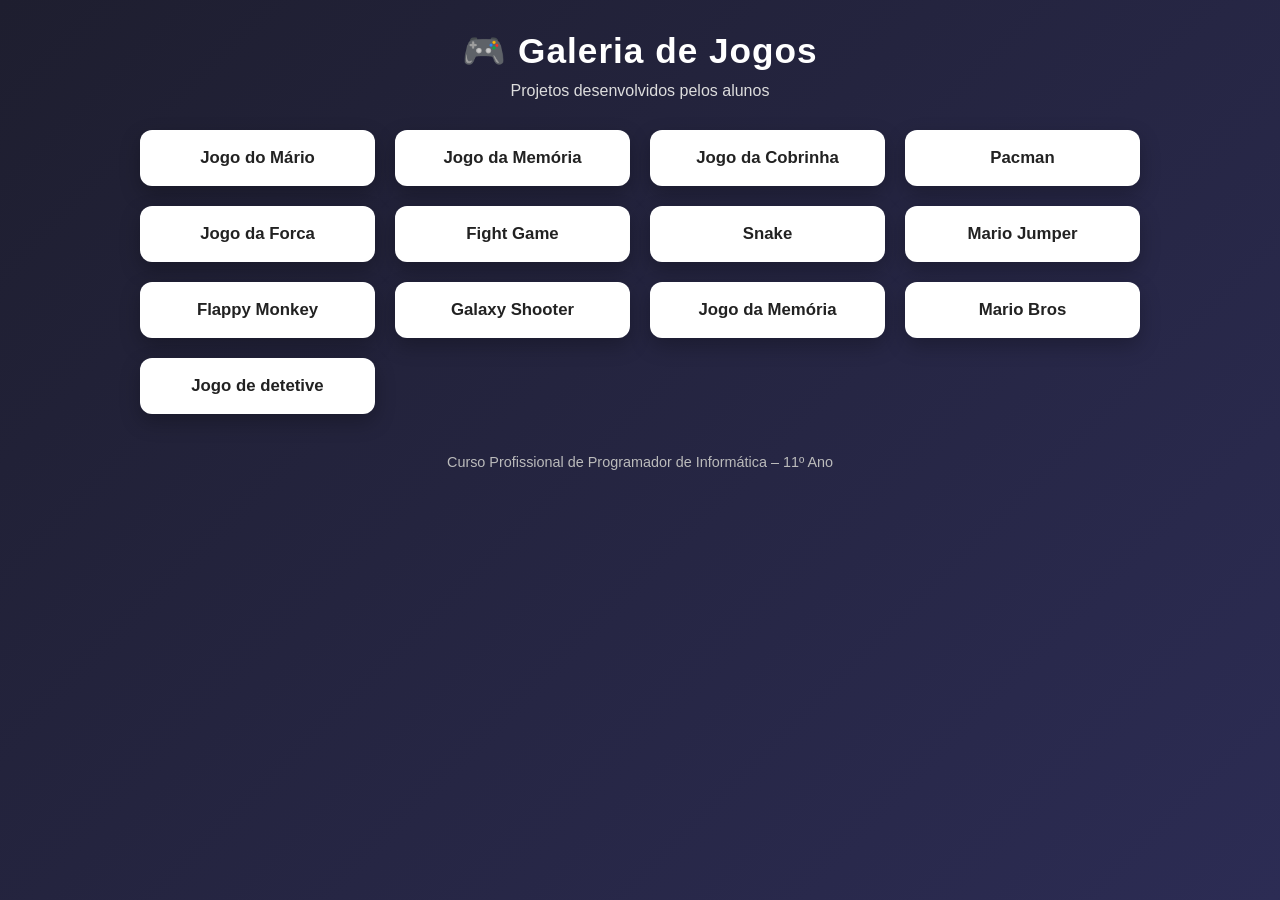
<file: index.html>
<!DOCTYPE html>
<html lang="pt">
<head>
  <meta charset="UTF-8">
  <title>Galeria de Jogos</title>

  <style>
    /* RESET BÁSICO */
    * {
      margin: 0;
      padding: 0;
      box-sizing: border-box;
    }

    body {
      font-family: "Segoe UI", Arial, sans-serif;
      background: linear-gradient(135deg, #1e1e2f, #2c2c54);
      color: #fff;
      min-height: 100vh;
      padding: 30px;
    }

    h1 {
      text-align: center;
      margin-bottom: 10px;
      font-size: 2.2em;
      letter-spacing: 1px;
    }

    p {
      text-align: center;
      margin-bottom: 30px;
      color: #ddd;
    }

    .jogos {
      max-width: 1000px;
      margin: auto;
      display: grid;
      grid-template-columns: repeat(auto-fit, minmax(220px, 1fr));
      gap: 20px;
    }

    .jogos a {
      background: #ffffff;
      color: #222;
      padding: 18px;
      border-radius: 12px;
      text-decoration: none;
      text-align: center;
      font-weight: bold;
      font-size: 1.05em;
      box-shadow: 0 8px 20px rgba(0,0,0,0.25);
      transition: transform 0.3s, box-shadow 0.3s;
    }

    .jogos a:hover {
      transform: translateY(-6px) scale(1.03);
      box-shadow: 0 15px 30px rgba(0,0,0,0.35);
    }

    footer {
      margin-top: 40px;
      text-align: center;
      font-size: 0.9em;
      color: #bbb;
    }
  </style>
</head>

<body>

  <h1>🎮 Galeria de Jogos</h1>
  <p>Projetos desenvolvidos pelos alunos</p>

  <div class="jogos">
    <a href="./CastroFlegler/index.html">Jogo do Mário</a>
    <a href="./LucasCaio/index.html">Jogo da Memória</a>
    <a href="./GabrielAGabrielS/index.html">Jogo da Cobrinha</a>
    <a href="./EvellynEduarda/index.html">Pacman</a>
    <a href="./Daniel/index.html">Jogo da Forca</a>
    <a href="./DeivisonFrancisco/index.html">Fight Game</a>
    <a href="./ModdaserThomas/index.html">Snake</a>
    <a href="./NicolasYuri/index.html">Mario Jumper</a>
    <a href="./OttoRichelly/index.html">Flappy Monkey</a>
    <a href="./PedroStephanie/index.html">Galaxy Shooter</a>
    <a href="./PauloRyan/index.html">Jogo da Memória</a>
     <a href="./Richarlyson/index.html">Mario Bros</a>
     <a href="./Jogodetetive2/SombrasdoCrime/index.html">Jogo de detetive </a>
    </div>

  <footer>
    Curso Profissional de Programador de Informática – 11º Ano
  </footer>

</body>
</html>
</file>
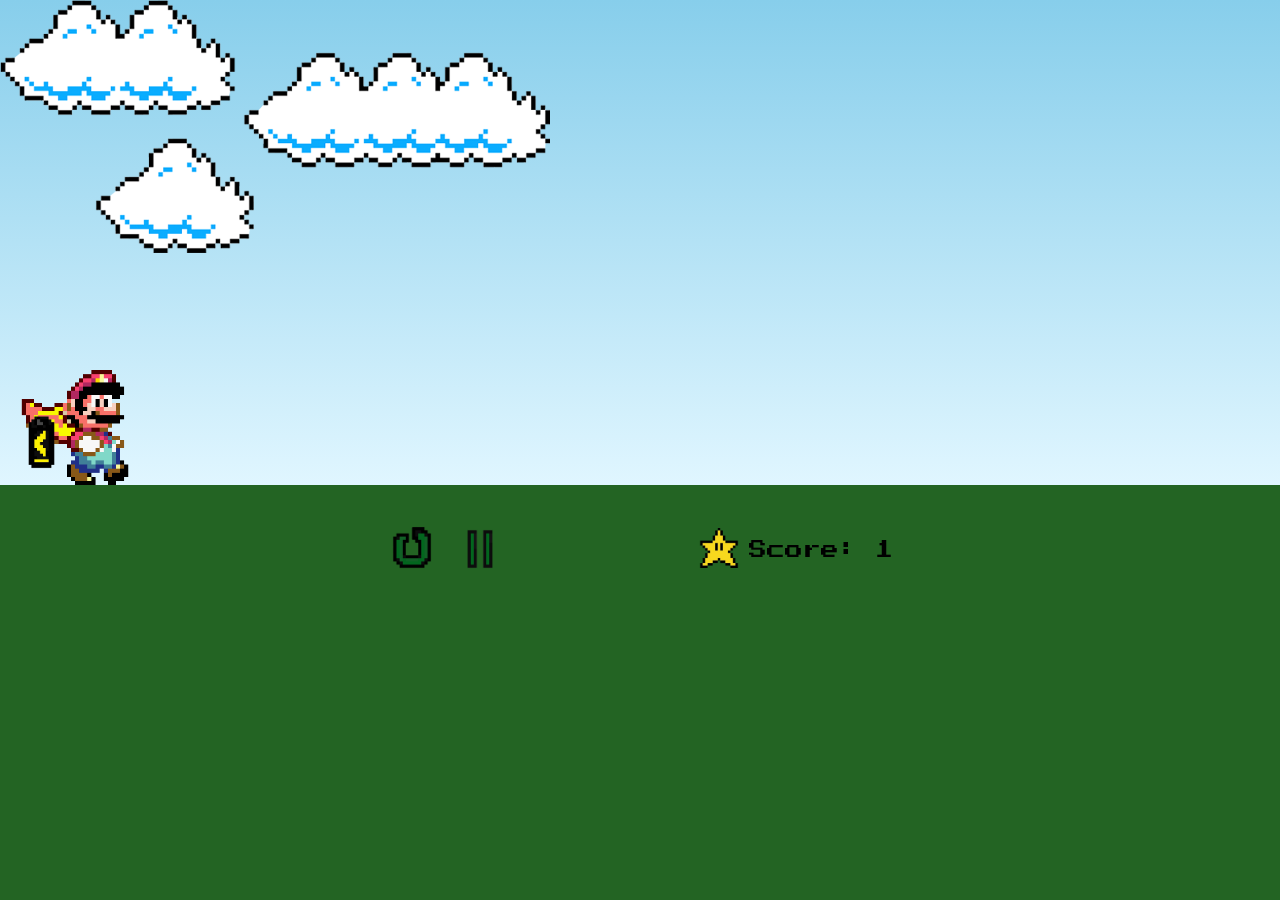
<file: CastroFlegler/index.html>
<!DOCTYPE html>
<html lang="pt">
<head>
    <meta charset="UTF-8">
    <meta name="viewport" content="width=device-width, initial-scale=1.0">
    <link rel="stylesheet" href="css/style.css">
    <link rel="icon" href="images/cogumelo.png">
    <title>Mario Jump</title>
</head>
<body>
    <div>
        <div class="game-board">

            <h1 id="gameOverText">Você perdeu! Sua pontuação foi de: </h1>

            <img src="images/clouds.png" class="clouds">
            <img src="images/mario.gif" class="mario">

            <div class="obstaculos">
                <img src="images/pipe.png" id="cano">
                <img src="images/energetico.png" id="energetico">
                <img src="images/passaro.gif" id="passaro">
            </div>
        </div>
    
        <div class="menu">
            <div class="botoes">
                <button id="restart" onclick="window.location.reload()">
                    <img src="images/restart.png" alt="Restart">
                </button>

                <button>
                    <img id=pause src="images/pause.png" alt="pause">
                </button>
                
            </div>

            <div class="scoreboard">
                <img src="images/star.png" alt="estrela">
                <p id="score">Score: 0</p>
            </div>
        </div>
    </div>
<script src="js/script.js"></script>
</body>
</html>
</file>
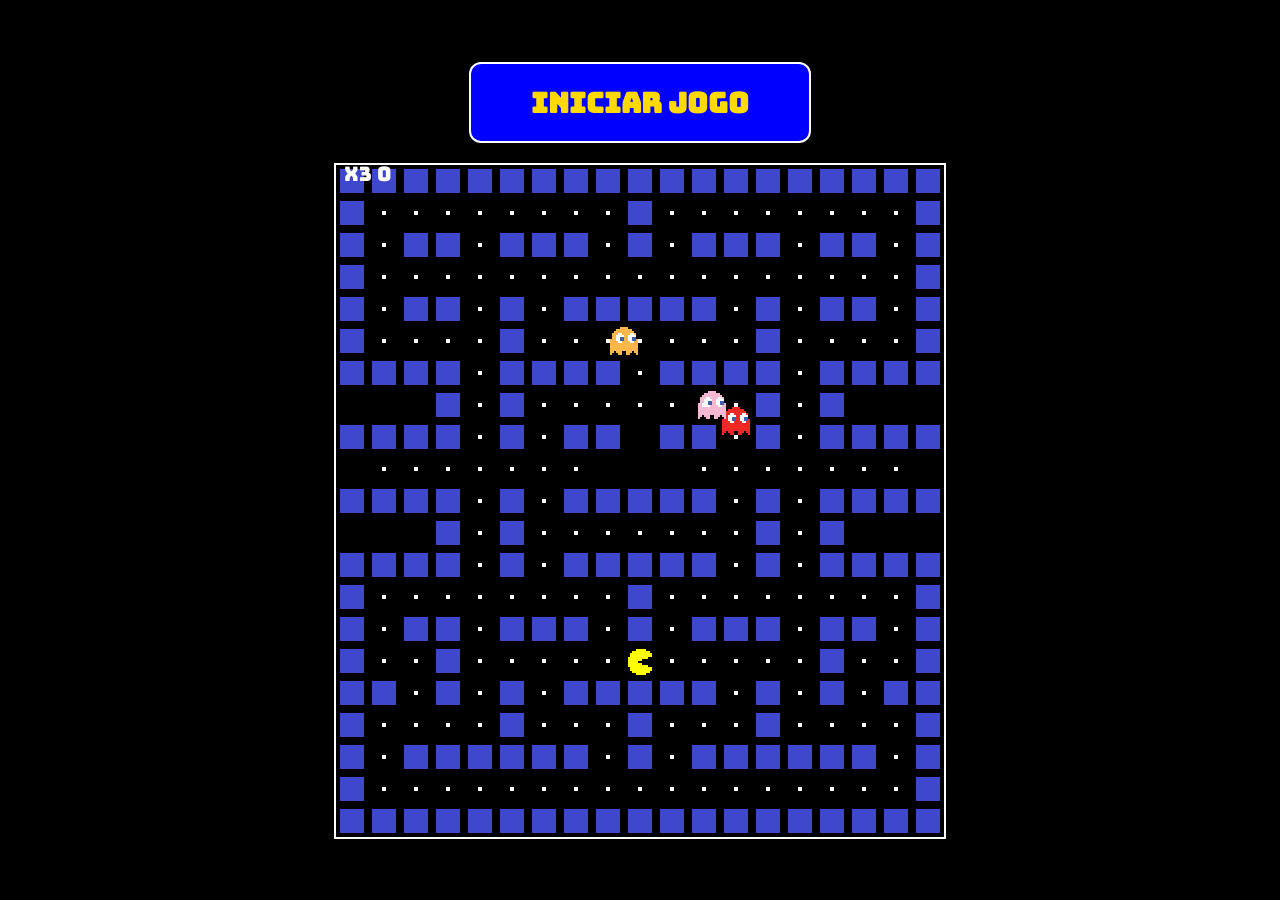
<file: EvellynEduarda/index.html>
<!DOCTYPE html>
<html>
    <head>
        <meta charset="UTF-8">
        <meta name="viewport", content="width=device-width, initial-scale=1.0">
        <title>Pac-Man</title>
        <link rel="stylesheet" href="pacman.css">
        <script src="pacman.js"></script>
        <link rel="icon" href="pacmanRight.png">
        <link href="https://fonts.googleapis.com/css2?family=Bungee&display=swap" rel="stylesheet">
        <audio id="musica" loop>
            <source src="audio1.mp3" type="audio/mpeg">
          </audio>
          <button id="btn-iniciar" onclick="tocarMusica()">Iniciar Jogo</button>

<script>
  function tocarMusica() {
    const musica = document.getElementById("musica");
    musica.volume = 0.5; // volume entre 0.0 e 1.0
    musica.play();
  }
</script>
    </head>
    <body>
        <canvas id="board"></canvas>
        <style>
            body {
              margin: 0;
              height: 100vh;
              background: black;
              display: flex;
              flex-direction: column;
              justify-content: center;
              align-items: center;
            }
            #btn-iniciar {
      font-family: "Bungee", sans-serif;
      font-size: 28px;
      padding: 20px 60px;
      font-weight: bold;
      color: rgb(255, 217, 0);
      background-color: blue;
      border: none;
      border-radius: 12px;
      cursor: pointer;
      box-shadow: 0 8px 15px rgba(0,0,0,0.5);
      transition: transform 0.2s ease;
      animation: piscar 1.2s infinite;
      margin-bottom: 20px;
      border: 2px solid rgb(255, 255, 254);

            }
    #btn-iniciar:hover {
      transform: scale(1.1);
    }

    #btn-iniciar:active {
      transform: scale(1.05);
    }

    canvas {
      border: 2px solid rgb(255, 255, 254);
      background: black;
    }
            </style>
    </body>


  
    </html>
</file>
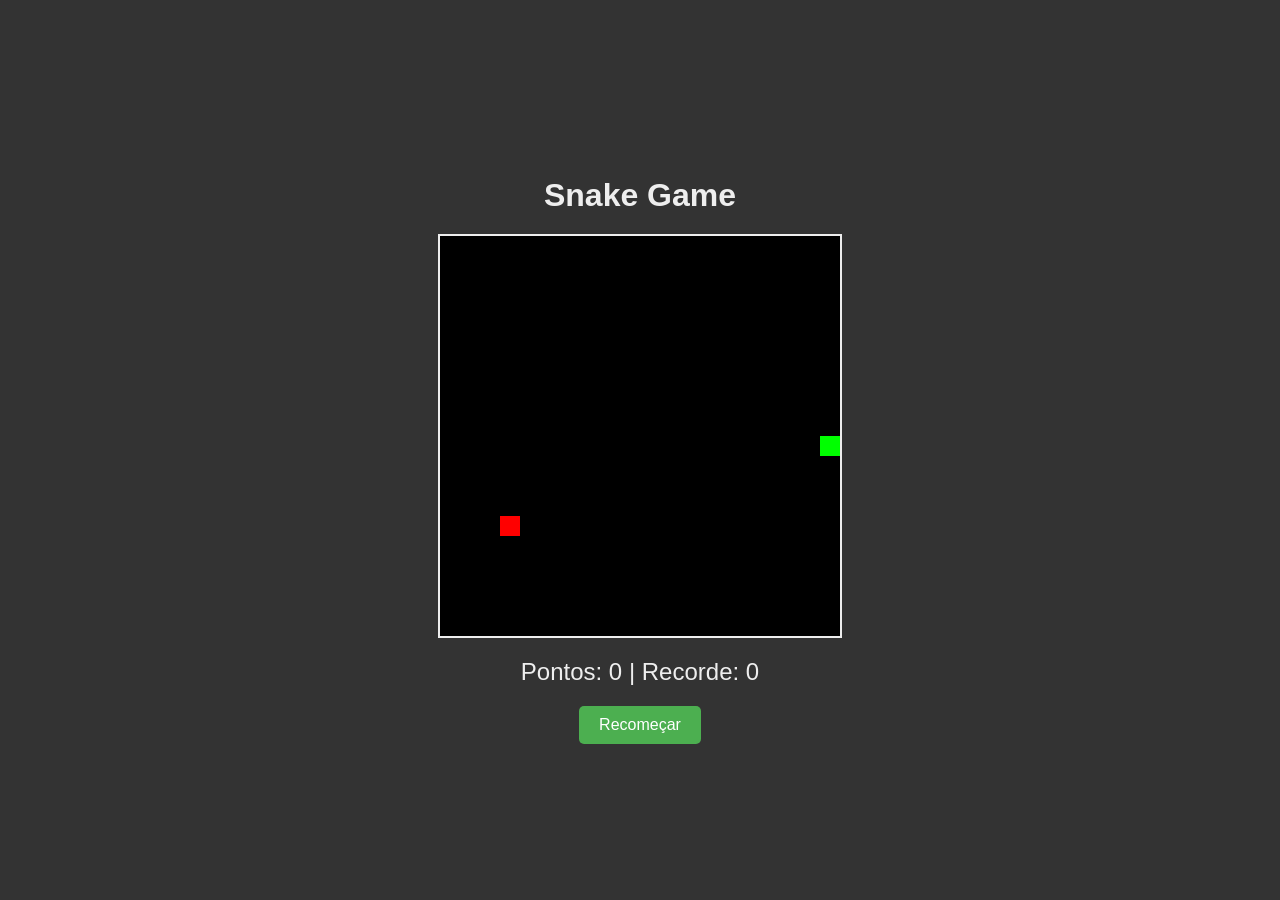
<file: GabrielAGabrielS/index.html>
<!DOCTYPE html>
<html lang="pt-BR">

<head>
    <meta charset="UTF-8">
    <meta name="viewport" content="width=device-width, initial-scale=1.0">
    <title>Snake Game</title>
    <link rel="stylesheet" href="style.css">
</head>

<body>
    <h1>Snake Game</h1>
    <canvas id="gameCanvas" width="400" height="400"></canvas>
    <div id="score">Pontos: 0</div>
    <button id="restartButton">Recomeçar</button>

    <script src="script.js"></script>
</body>

</html>
</file>
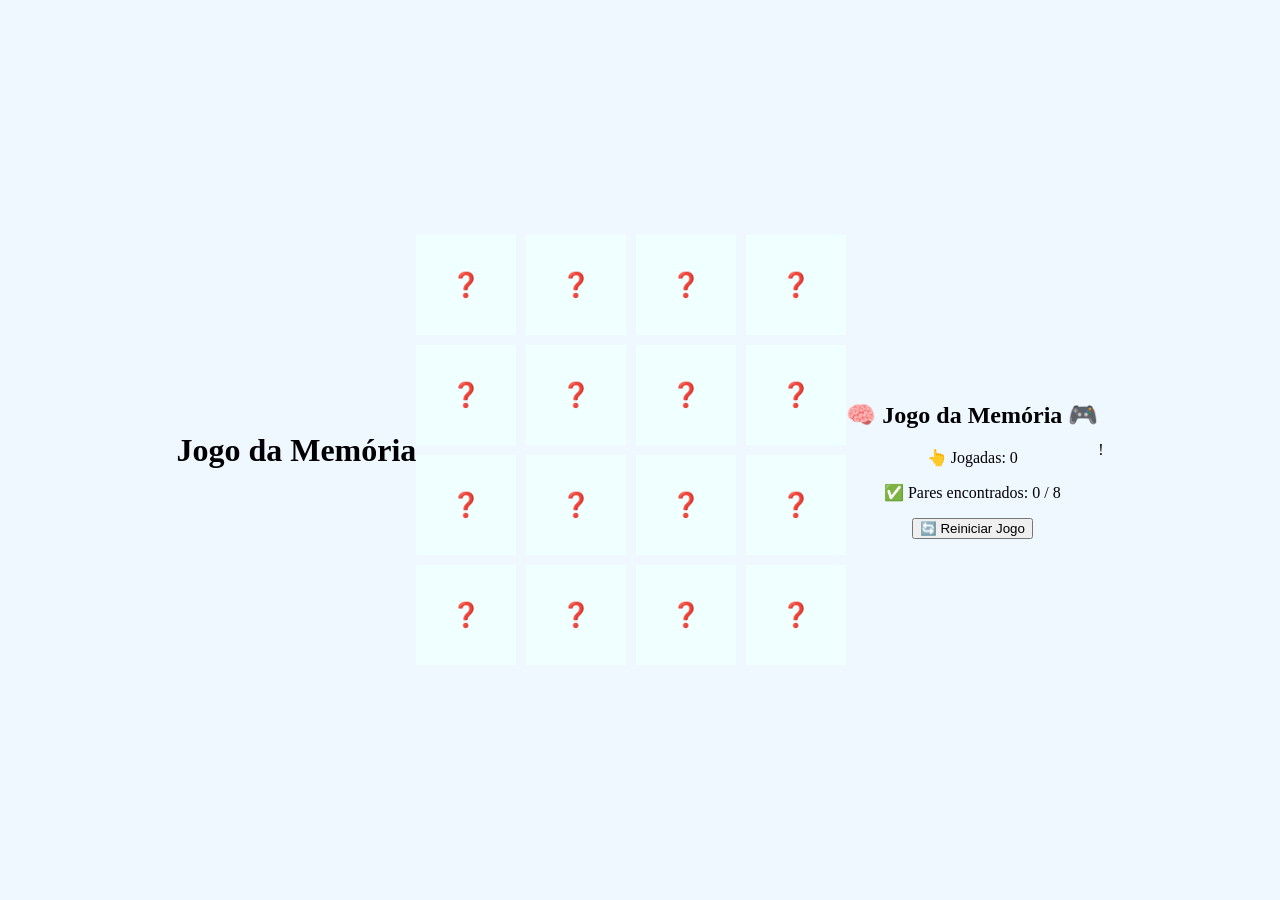
<file: LucasCaio/index.html>
<!DOCTYPE html>
<html lang="pt">
<header><h1>Jogo da Memória</h1></header>
<head>
    <meta charset="UTF-8">
    <meta http-equiv="X-UA-Compatible" content="IE=edge">
    <meta name="viewport" content="width=device-width, initial-scale=1.0">
    <link rel="stylesheet" href="style.css">
    <title>Jogo da Memória</title>
</head>
<body>
    <div class="memory-game">

    </div>
    <script src="script.js"></script>
</body>
</html>
!
</file>
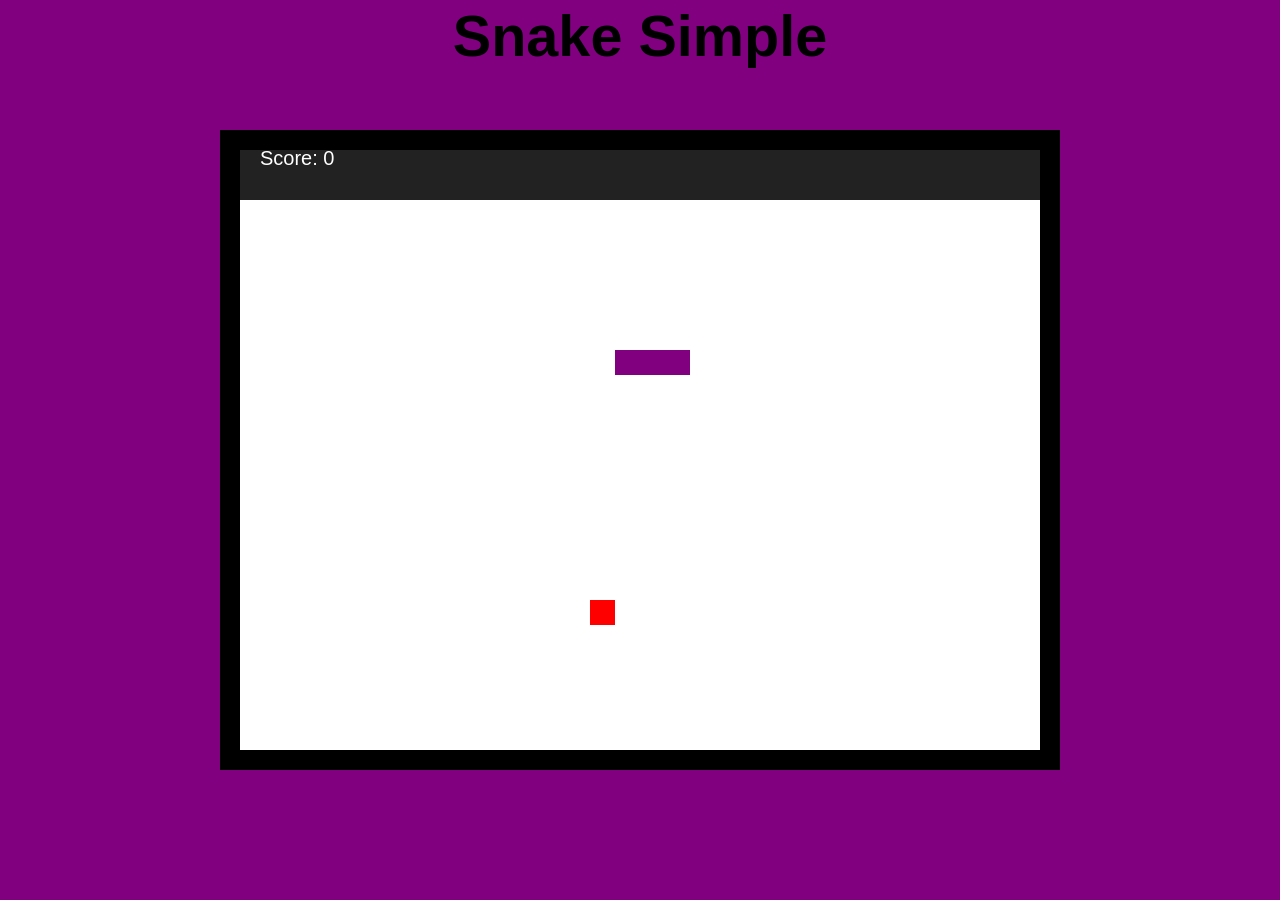
<file: ModdaserThomas/index.html>
<!DOCTYPE html>
<html lang="en">
<head>
    <meta charset="UTF-8">
    <meta name="viewport" content="width=device-width, initial-scale=1.0">
    <title>Snake Simple</title>
    <link rel="stylesheet" href="snake.css">
</head>
<body>
    <h2 id="main-heading">Snake Simple</h2>
    <canvas id="snake-simple-container"></canvas>
    <script src="snake.js"></script>

</body>
</html>
</file>
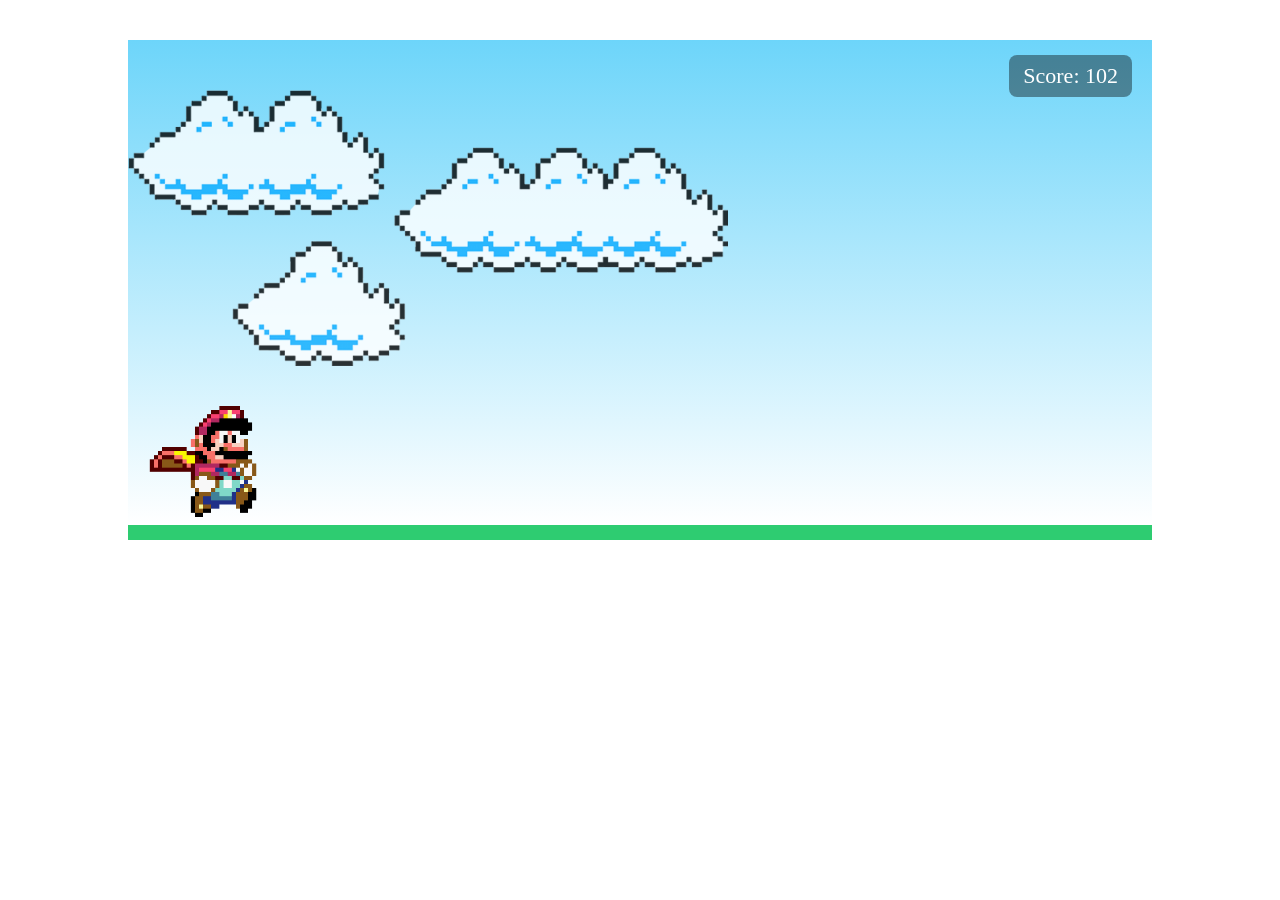
<file: NicolasYuri/index.html>
<!DOCTYPE html>
<html lang="pt">
<head>
  <meta charset="UTF-8">
  <meta name="viewport" content="width=device-width, initial-scale=1.0">
  <title>Mario Jump</title>
  <link rel="stylesheet" href="style.css">
  <script src="script.js" defer></script>
</head>

<body>
  <div class="game-board">
    <img src="clouds.png" class="clouds">
    <img src="mario.gif" class="mario">
    <img src="pipe.png" class="pipe">
    <img src="sonic.gif" class="enemy">

    <div id="score">Score: 0</div>

    <div id="game-over">
      GAME OVER<br>
      <span>Pressiona F5 para reiniciar</span>
    </div>
  </div>
</body>
</html>
</file>
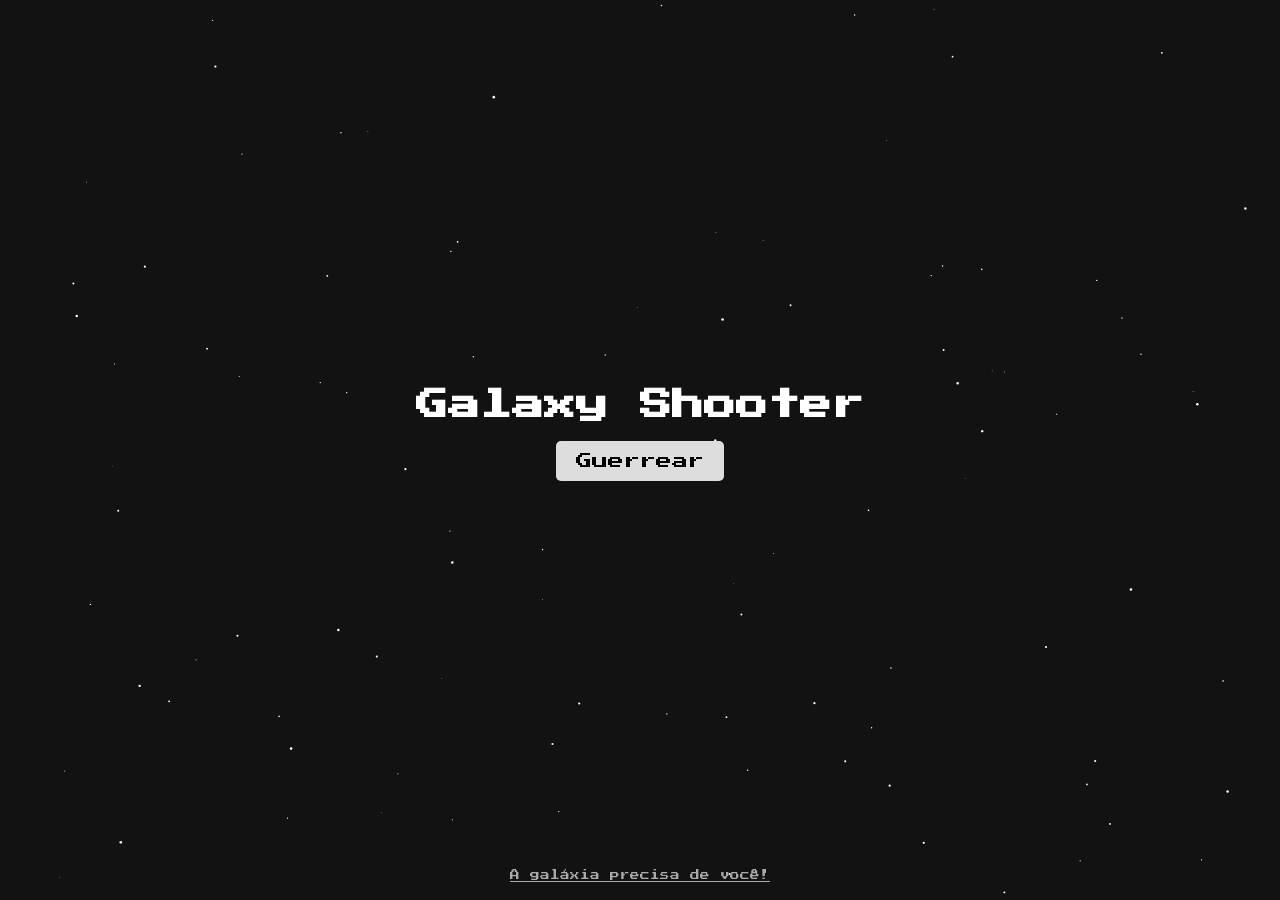
<file: PedroStephanie/index.html>
<!DOCTYPE html>
<html lang="en">
<head>
    <meta charset="UTF-8">
    <meta name="viewport" content="width=device-width, initial-scale=1.0">
    <link rel="stylesheet" href="src/style.css">
    <title>Galaxy Shooter</title>
</head>
<body>
    <section class="score-ui">
        <div>
            <span class="score">Mortos: <span>0</span></span>
            <span class="level">Dificuldade: <span>1</span></span>
            <span class="high">Pontos: <span>0</span></span>
        </div>
    </section>

    <section class="start-screen screen">
        <div>
            <h1>Galaxy Shooter</h1>
            <button class="button-play">Guerrear</button>
        </div>

        <span>A galáxia precisa de você!</span>
    </section>

    <section class="game-over screen">
        <div>
            <h1>FOI DE F</h1>
            <button class="button-restart">Morrer de Novo</button>
        </div>
    </section>

    <canvas></canvas>

    <script type="module" src="src/index.js"></script>
</body>
</html>
</file>
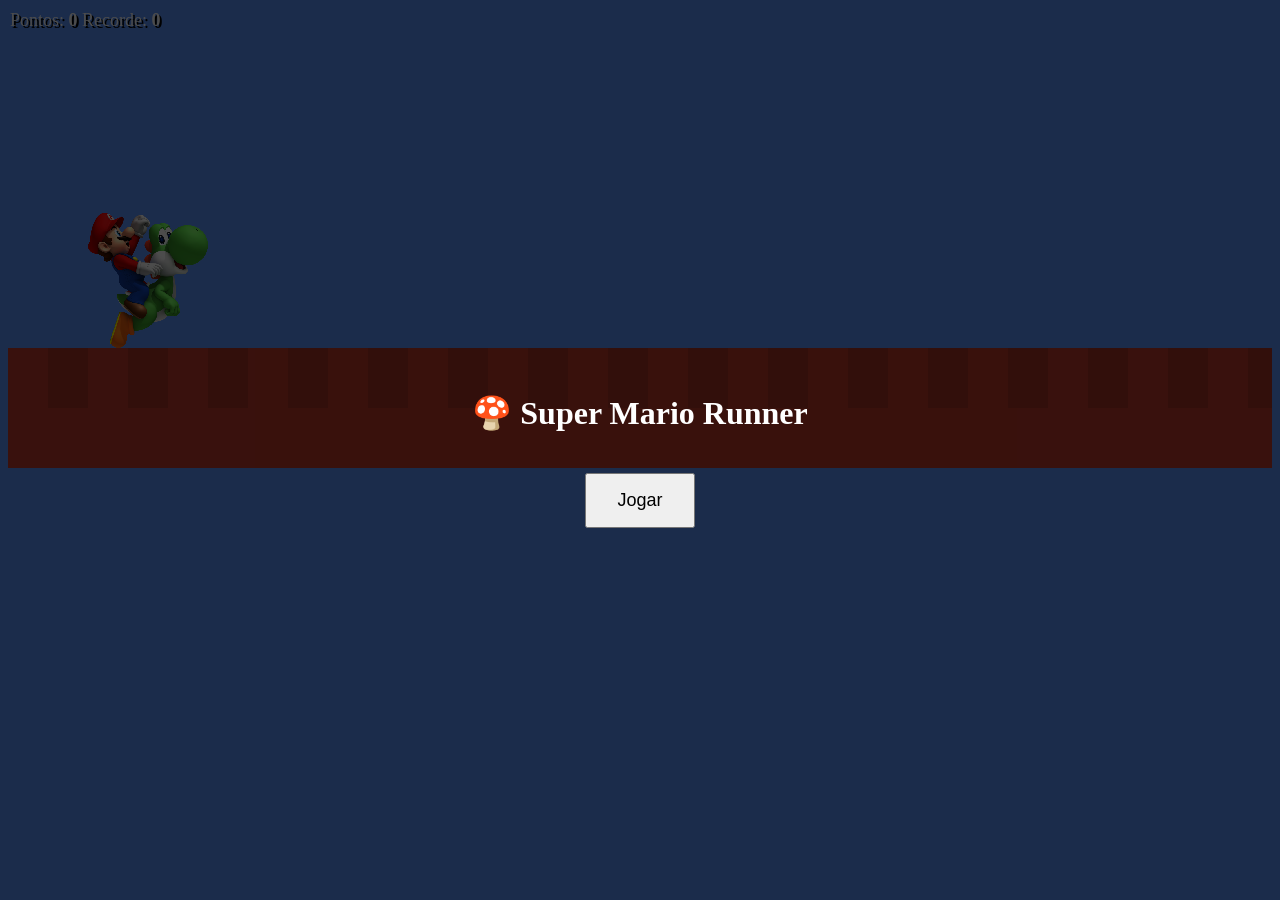
<file: Richarlyson/index.html>
<!DOCTYPE html>
<html lang="pt-BR">
<head>
  <meta charset="UTF-8">
  <title>Super Mario Runner</title>
  <link rel="stylesheet" href="style.css">
</head>
<body>

<div class="menu" id="menu">
  <h1>🍄 Super Mario Runner</h1>
  <button onclick="startGame()">Jogar</button>
</div>

<div class="hud">
  <span>Pontos: <b id="score">0</b></span>
  <span>Recorde: <b id="record">0</b></span>
</div>

<div class="game" id="game">
  <div class="background">
    <div class="mountains"></div>
    <div class="bushes"></div>
  </div>
  <div class="clouds"></div>
  <div class="pipes"></div>
  <img src="Mario.png" class="mario" id="mario">
</div>

<button class="jump-btn" onclick="jump()">PULAR</button>

<audio id="jumpSound" src="https://assets.mixkit.co/sfx/preview/mixkit-game-jump-coin-216.wav"></audio>
<audio id="gameOverSound" src="https://assets.mixkit.co/sfx/preview/mixkit-player-losing-or-failing-2042.wav"></audio>

<script src="script.js"></script>
</body>
</html>
</file>
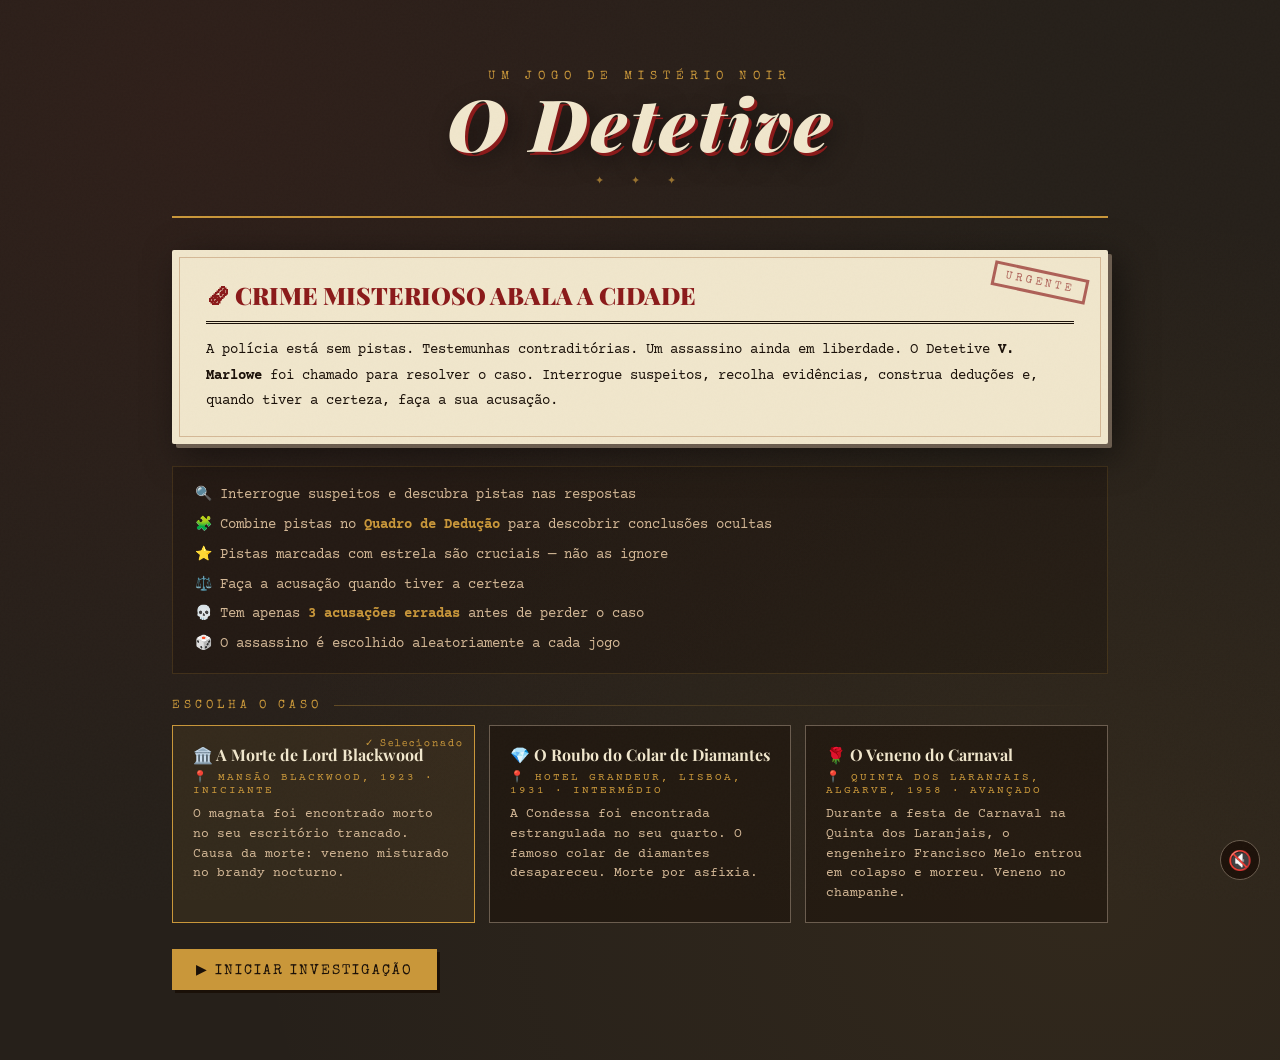
<file: Jogo detetive/Sombras do Crime/index.html>
<!DOCTYPE html>
<html lang="pt">
<head>
  <meta charset="UTF-8">
  <meta name="viewport" content="width=device-width, initial-scale=1.0">
  <title>O Detetive — Descubra o Assassino</title>

  <!-- Fontes do Google: dão aquele visual antigo e elegante ao jogo -->
  <link rel="preconnect" href="https://fonts.googleapis.com">
  <link href="https://fonts.googleapis.com/css2?family=Playfair+Display:ital,wght@0,400;0,700;0,900;1,400&family=Special+Elite&family=Courier+Prime:ital,wght@0,400;0,700;1,400&display=swap" rel="stylesheet">

  <!-- O nosso ficheiro de estilos -->
  <link rel="stylesheet" href="style.css">

  <!-- Ícone que aparece na aba do navegador -->
  <link rel="icon" type="image/x-icon" href="Icon.jfif">
</head>
<body>

<!-- ============================
     CINEMÁTICA DE ABERTURA
     Aquela cena dramática que aparece
     quando o jogador começa um caso novo
============================ -->
<div id="cinematic" class="cinematic hidden">
  <!-- Efeito de chuva no fundo (só visual) -->
  <div class="cinematic-rain" id="cin-rain"></div>
  <div class="cinematic-inner">
    <div class="cinematic-content">
      <!-- Local onde se passa o caso -->
      <div class="cinematic-location" id="cin-location"></div>
      <!-- Título do caso -->
      <div class="cinematic-title" id="cin-title"></div>
      <!-- Frases dramáticas que aparecem uma a uma -->
      <div class="cinematic-lines" id="cin-lines"></div>
      <!-- Quem foi a vítima -->
      <div class="cinematic-victim" id="cin-victim"></div>
      <!-- Botão para saltar a intro e ir direto ao jogo -->
      <button class="btn gold cinematic-skip" onclick="skipCinematic()">Iniciar Investigação ▶</button>
    </div>
  </div>
</div>

<!-- Botãozinho no canto para ligar/desligar a música -->
<div class="sound-control">
  <button onclick="toggleSound()" id="sound-btn" title="Ligar/Desligar música">🔇</button>
</div>

<!-- Motor de áudio (invisível, só serve para gerar a música ambiente) -->
<div id="audio-engine" style="display:none"></div>

<!-- Aqui começa o conteúdo principal do jogo -->
<div id="app">

  <!-- Cabeçalho com o nome do jogo -->
  <header class="header">
    <div class="subtitle">Um jogo de mistério noir</div>
    <h1>O Detetive</h1>
  </header>

  <!-- ============================
       ECRÃ INICIAL
       O jogador vê a "notícia" do crime,
       as regras e escolhe qual caso jogar
  ============================ -->
  <section class="screen active" id="screen-start">

    <!-- Caixa estilo jornal antigo com a história do crime -->
    <div class="newspaper">
      <div class="stamp">Urgente</div>
      <h2>🗞 CRIME MISTERIOSO ABALA A CIDADE</h2>
      <p>
        A polícia está sem pistas. Testemunhas contraditórias. Um assassino ainda em liberdade.
        O Detetive <strong>V. Marlowe</strong> foi chamado para resolver o caso.
        Interrogue suspeitos, recolha evidências, construa deduções
        e, quando tiver a certeza, faça a sua acusação.
      </p>
    </div>

    <!-- Barra de reputação: mostra o progresso do jogador entre jogos -->
    <div class="reputation-bar" id="reputation-bar"></div>

    <!-- Lista com as regras / dicas de como jogar -->
    <ul class="intro-rules">
      <li>🔍 Interrogue suspeitos e descubra pistas nas respostas</li>
      <li>🧩 Combine pistas no <strong>Quadro de Dedução</strong> para descobrir conclusões ocultas</li>
      <li>⭐ Pistas marcadas com estrela são cruciais — não as ignore</li>
      <li>⚖️ Faça a acusação quando tiver a certeza</li>
      <li>💀 Tem apenas <strong>3 acusações erradas</strong> antes de perder o caso</li>
      <li>🎲 O assassino é escolhido aleatoriamente a cada jogo</li>
    </ul>

    <!-- Onde aparecem os cartões dos casos disponíveis -->
    <div class="section-label">Escolha o Caso</div>
    <div id="case-cards"></div>

    <!-- Botão para começar o jogo -->
    <div class="btn-row">
      <button class="btn gold" onclick="startGame()">▶ Iniciar Investigação</button>
    </div>

  </section>

  <!-- ============================
       ECRÃ DE INVESTIGAÇÃO
       É aqui que o jogador passa mais tempo:
       vê suspeitos, pistas, faz deduções e toma notas
  ============================ -->
  <section class="screen" id="screen-investigate">

    <!-- Barra no topo: mostra o caso atual, pistas encontradas, erros e tempo -->
    <div class="status-bar">
      <span id="status-case">🕵️ Detetive Marlowe</span>
      <div class="status-right">
        <span>Pistas: <strong id="clue-count">0</strong></span>
        <span id="wrong-pips"></span> <!-- Bolinhas que mostram quantos erros restam -->
        <span id="timer-display" class="timer">⏱ 0:00</span>
      </div>
    </div>

    <!-- Cabeçalho do caso (título, local, vítima) -->
    <div id="case-header-bar"></div>

    <!-- As 4 abas: Suspeitos, Evidências, Dedução e Notas -->
    <div class="tabs">
      <button class="tab active" onclick="switchTab('tab-suspects',this)">👥 Suspeitos</button>
      <button class="tab"        onclick="switchTab('tab-clues',this)">📌 Evidências <span id="clue-tab-count" class="tab-badge"></span></button>
      <button class="tab"        onclick="switchTab('tab-deduction',this)">🧩 Dedução <span id="deduction-badge" class="tab-badge hidden">!</span></button>
      <button class="tab"        onclick="switchTab('tab-notes',this)">📓 Notas</button>
    </div>

    <!-- Aba: Suspeitos — mostra os cartões de cada suspeito -->
    <div class="tab-content active" id="tab-suspects">
      <div class="suspects-grid" id="suspects-grid"></div>
      <div class="btn-row" style="margin-top:24px">
        <button class="btn gold" onclick="openAccuseModal()">⚖ Fazer Acusação Final</button>
      </div>
    </div>

    <!-- Aba: Evidências — lista de todas as pistas que o jogador já encontrou -->
    <div class="tab-content" id="tab-clues">
      <div class="clue-filters" id="clue-filters"></div>
      <div id="clues-list-full">
        <p class="clue-empty">Nenhuma pista ainda. Interrogue os suspeitos.</p>
      </div>
    </div>

    <!-- Aba: Dedução — onde se combinam duas pistas para tirar conclusões -->
    <div class="tab-content" id="tab-deduction">
      <p class="deduction-intro">
        Combine duas pistas para construir deduções. Certas combinações revelam conclusões ocultas
        que nenhuma pergunta sozinha descobre.
      </p>
      <div class="deduction-workspace">
        <div class="deduction-slots">
          <!-- Espaço para colocar a primeira pista -->
          <div class="deduction-slot" id="slot-a" onclick="openCluePickerFor('a')">
            <div class="slot-label">Pista A</div>
            <div class="slot-content" id="slot-a-content">Clique para escolher</div>
          </div>
          <div class="deduction-op">+</div>
          <!-- Espaço para colocar a segunda pista -->
          <div class="deduction-slot" id="slot-b" onclick="openCluePickerFor('b')">
            <div class="slot-label">Pista B</div>
            <div class="slot-content" id="slot-b-content">Clique para escolher</div>
          </div>
          <div class="deduction-op">=</div>
          <!-- Botão para ver se a combinação funciona -->
          <button class="btn gold" onclick="deduce()" style="align-self:center">Deduzir</button>
        </div>
        <!-- Aqui aparece o resultado da dedução -->
        <div id="deduction-result"></div>
      </div>
      <!-- Lista de conclusões já descobertas -->
      <div class="section-label" style="margin-top:28px">Conclusões Descobertas</div>
      <div id="deductions-list"><p class="clue-empty">Nenhuma conclusão ainda.</p></div>
    </div>

    <!-- Aba: Notas — bloco de notas livre para o jogador escrever as suas teorias -->
    <div class="tab-content" id="tab-notes">
      <div class="notebook">
        <textarea id="notebook-text" placeholder="Escreva as suas observações, suspeitas e teorias aqui...&#10;&#10;Estas notas são guardadas automaticamente."></textarea>
        <div class="notebook-footer">
          <span id="notes-saved-indicator" class="notes-saved"></span>
          <button class="btn secondary" onclick="clearNotes()" style="padding:6px 14px;font-size:0.75rem">Limpar notas</button>
        </div>
      </div>
    </div>

  </section>

  <!-- ============================
       ECRÃ DE INTERROGATÓRIO
       Aparece quando o jogador clica
       num suspeito para fazer perguntas
  ============================ -->
  <section class="screen" id="screen-interrogate">
    <button class="btn secondary back-btn" onclick="showScreen('screen-investigate')">← Voltar</button>
    <!-- Conteúdo do interrogatório (perguntas e respostas) -->
    <div id="interrogation-content"></div>
    <!-- Histórico de respostas deste suspeito -->
    <div id="answer-history-panel" class="answer-history hidden">
      <div class="section-label" style="margin-top:28px">📜 Histórico deste Interrogatório</div>
      <div id="answer-history-list"></div>
    </div>
  </section>

  <!-- ============================
       ECRÃ DE RESULTADO
       Aparece no fim: se ganhou ou perdeu
  ============================ -->
  <section class="screen" id="screen-result">
    <div id="result-content"></div>
    <div class="btn-row" style="justify-content:center;margin-top:30px">
      <button class="btn gold"      onclick="resetGame()">↺ Novo Jogo</button>
      <button class="btn secondary" onclick="shareResult()">📋 Copiar Resultado</button>
    </div>
  </section>

</div><!-- Fim do #app -->

<!-- ============================
     JANELA: ACUSAÇÃO
     Aparece quando o jogador quer
     fazer a acusação final
============================ -->
<div class="modal-overlay" id="accuse-modal" onclick="closeAccuseModal(event)">
  <div class="modal-box">
    <button class="modal-close" onclick="closeAccuseModal()">✕</button>
    <h2 class="modal-title">⚖ Acusar o Assassino</h2>
    <p class="modal-subtitle">Esta é a sua acusação formal. Cada erro pesa — escolha com cuidado.</p>
    <!-- Grelha com os suspeitos para o jogador escolher -->
    <div class="accusation-grid" id="accusation-grid"></div>
  </div>
</div>

<!-- Janela que aparece quando o jogador acusa a pessoa errada -->
<div class="modal-overlay" id="wrong-modal" onclick="closeWrongModal(event)">
  <div class="modal-box modal-wrong">
    <div class="modal-wrong-icon">❌</div>
    <h2 id="wrong-modal-title">Inocente!</h2>
    <p id="wrong-modal-body"></p>
    <div id="wrong-modal-pips"></div>
    <button class="btn gold" onclick="closeWrongModal()" style="margin-top:20px">Continuar a investigar</button>
  </div>
</div>

<!-- Janela para escolher uma pista (usada no quadro de dedução) -->
<div class="modal-overlay" id="clue-picker-modal" onclick="closeCluePickerModal(event)">
  <div class="modal-box">
    <button class="modal-close" onclick="closeCluePickerModal()">✕</button>
    <h2 class="modal-title">🔍 Selecionar Pista</h2>
    <p class="modal-subtitle">Escolha uma pista para colocar no quadro de dedução.</p>
    <div id="clue-picker-list"></div>
  </div>
</div>

<!-- Onde aparecem as notificações rápidas (toasts) -->
<div id="toast-container"></div>

<!-- Os ficheiros JavaScript: dados dos casos e lógica do jogo -->
<script src="data.js"></script>
<script src="game.js"></script>
</body>
</html>
</file>
<file: CastroFlegler/css/style.css>
@import url('https://fonts.googleapis.com/css2?family=Press+Start+2P&display=swap');

*{
    margin: 0;
    padding: 0;
    box-sizing: border-box;
}

body{
    background-color: rgb(35,100,35);
    font-family: 'Press Start 2P';
}

.game-board{
    width: 100%;
    height: 500px;
    border-bottom: 15px solid rgb(35,100,35);
    margin: 0 auto;
    position: relative;
    overflow: hidden;
    background: linear-gradient(#87CEEB, #E0F6FF)

}

#energetico{ 
    display: none;
    position: absolute;
    width: 80px;
    bottom: 0;
    animation: obstaculo-animation 2.6s infinite linear;
}

#passaro{ 
    display: none;
    position: absolute;
    width: 50px;
    bottom: 130px;
    animation: obstaculo-animation 2.6s infinite linear;
}

#cano{
    display: none;
    position: absolute;
    bottom: 0;
    width: 80px;
    animation: obstaculo-animation 2.6s infinite linear;
}

.mario{
    width: 150px;
    position: absolute;
    bottom: 0;
}

.jump{
    animation: jump 700ms ease-out;
}

.clouds {
    position: absolute;
    width: 550px;
    animation: clouds-animation 20s infinite linear;
}

.menu{
    height: 100px;
    width: 70%;
    margin: 0 auto;
    display: flex;
    flex-direction: row;
    justify-content: space-evenly;
    align-items: center;
    color: black;
    font-size: large;
}

.botoes button{
    background: none;
    border: none;
}

.botoes button img{
    height: 50px;
    width: 50px;
}

.scoreboard{
    display: flex;
    align-items: center;
}

.scoreboard img{
    width: 40px;
    margin-bottom: 5px;
    margin-right: 10px;
}

#gameOverText{
    display: none;
    font-size: medium;
    color: red;
    margin-top: 100px;
    justify-self: center;
}


@keyframes obstaculo-animation{
    from{
        right: -80px;
    }
    to{
        right: 100%;
    }
}

@keyframes clouds-animation {
    from {
        right: -550px;
    }
    to {
        right: 100%;
    }
}
@keyframes jump{
    0%{
        bottom: 0;
    }

    40%{
        bottom: 180px;
    }
    50%{
        bottom: 180px;
    }
    60%{
        bottom: 180px;
    }

    100%{
        bottom: 0;
    }
}
</file>
<file: EvellynEduarda/pacman.css>
body {
    text-align: center;
    overflow: hidden;
}

#board {
    background-color: black;
} 
#btn-iniciar {
    font-family: "Bungee", sans-serif;
    font-size: 22px;
    padding: 15px 40px;
    font-weight: bold;
    color: rgb(238, 255, 0);
    background-color: blue;
  
    border: none;
    border-radius: 12px;
    cursor: pointer;
    box-shadow: 0 8px 15px rgba(0, 0, 0, 0.3);
    transition: all 0.3s ease;
  }
  #btn-iniciar {
    transition: opacity 0.5s ease;
  }
  
  
  /* efeito ao passar o mouse */
  #btn-iniciar:hover {
    transform: scale(1.1);
    box-shadow: 0 12px 20px rgba(0, 0, 0, 0.5);
  }
  
  /* efeito ao clicar */
  #btn-iniciar:active {
    transform: scale(1.05);
    box-shadow: 0 5px 10px rgba(0, 0, 0, 0.4);
  }
</file>
<file: GabrielAGabrielS/style.css>
body {
    background-color: #333;
    color: #eee;
    font-family: Arial, sans-serif;
    display: flex;
    flex-direction: column;
    align-items: center;
    justify-content: center;
    height: 100vh;
    margin: 0;
}

h1 {
    margin-bottom: 20px;
}

#gameCanvas {
    background-color: #000;
    border: 2px solid #eee;
}

#score {
    margin-top: 20px;
    font-size: 1.5em;
}

#restartButton {
    margin-top: 20px;
    padding: 10px 20px;
    font-size: 1em;
    cursor: pointer;
    background-color: #4CAF50;
    /* Cor verde */
    color: white;
    border: none;
    border-radius: 5px;
    transition: background-color 0.3s;
}

#restartButton:hover {
    background-color: #45a049;
}
</file>
<file: LucasCaio/style.css>
body{
    display: flex;
    justify-content: center;
    align-items: center;
    height: 100vh;
    margin: 0;
    background-color: aliceblue;
}

.memory-game {
    display: grid;
    grid-template-columns: repeat(4, 100px);
    grid-gap: 10px;
}

.card { 
    width: 100px;
    height: 100px;
    background-color: azure;
    display: flex;
    justify-content: center;
    align-items: center;
    font-size: 24px;
    cursor: pointer;
    user-select: none;
    transition: background-color 0.3s;
}
.card.flipped {
    background-color: ghostwhite;
}
header {
    height: -30px;
}
</file>
<file: ModdaserThomas/snake.css>
body {
    margin: 0; 
    height: 100vh; 
    width: 100vw; 
    background-color: purple; 
    font-family: Arial, sans-serif; 
    font-size: 3vw; 
    color: black; 
    display: flex; 
    justify-content: center; 
    align-items: center;
} 

#main-heading {
    position: absolute; 
    top: -5%; 
} 

#snake-simple-container {
    width:800px; 
    height: 600px; 
    border: 20px solid black; 
    z-index: 1; 
    background-color: white; 
}
</file>
<file: NicolasYuri/style.css>
* {
  margin: 0;
  padding: 0;
  box-sizing: border-box;
}

.game-board {
  width: 80%;
  height: 500px;
  border-bottom: 15px solid #2ecc71;
  margin: 40px auto;
  position: relative;
  overflow: hidden;
  background: linear-gradient(#6dd5fa, #ffffff);
}

/* MARIO */
.mario {
  width: 150px;
  position: absolute;
  bottom: 0;
}

/* PULO */
.jump {
  animation: jump 500ms ease-in-out;
}

/* CANO */
.pipe {
  position: absolute;
  bottom: 0;
  width: 80px;
  right: -80px;
  animation: pipe-animation 2s infinite linear;
}

/* SONIC (INVERTIDO) */
.enemy {
  position: absolute;
  bottom: 0;
  width: 90px;
  right: -100px;
  animation: enemy-animation 3s infinite linear;
  transform: scaleX(-1);
}

/* TIRO */
.fireball {
  position: absolute;
  width: 40px;
  bottom: 80px;
  left: 140px;
  animation: fireball-animation 0.6s linear forwards;
}

/* NUVENS */
.clouds {
  position: absolute;
  width: 600px;
  top: 50px;
  opacity: 0.8;
  animation: clouds-animation 30s infinite linear;
}

/* HUD */
#score {
  position: absolute;
  top: 15px;
  right: 20px;
  font-size: 22px;
  color: #fff;
  background: rgba(0,0,0,0.4);
  padding: 8px 14px;
  border-radius: 8px;
}

#game-over {
  position: absolute;
  top: 50%;
  left: 50%;
  transform: translate(-50%, -50%);
  font-size: 48px;
  color: red;
  display: none;
  text-align: center;
}

/* ANIMAÇÕES */
@keyframes pipe-animation {
  from { right: -80px; }
  to { right: 100%; }
}

@keyframes enemy-animation {
  from { right: -100px; }
  to { right: 100%; }
}

@keyframes fireball-animation {
  from { left: 140px; }
  to { left: 100%; }
}

@keyframes jump {
  0% { bottom: 0; }
  30% { bottom: 180px; }
  40% { bottom: 180px; }
  50% { bottom: 180px; }
  60% { bottom: 180px; }
  100% { bottom: 0; }
}

@keyframes clouds-animation {
  from { right: -600px; }
  to { right: 100%; }
}
</file>
<file: PedroStephanie/src/style.css>
@import url("https://fonts.googleapis.com/css2?family=Press+Start+2P&display=swap");

* {
    margin: 0;
    padding: 0;
    box-sizing: border-box;
    font-family: "Press Start 2P", sans-serif;
}

canvas {
    background-color: #121212;
}

.screen {
    width: 100%;
    height: 100dvh;
    color: white;
    display: flex;
    align-items: center;
    justify-content: center;
    flex-direction: column;
    position: absolute;
    inset: 0;
}

.screen h1 {
    font-size: 2rem;
}

.screen span {
    font-size: 0.6rem;
    color: #aaa;
    margin-top: auto;
    margin-bottom: 20px;
    text-decoration: underline;
}

.start-screen > div {
    margin-top: auto;
}

.button-play,
.button-restart {
    border: none;
    padding: 12px 20px;
    border-radius: 5px;
    background-color: #ddd;
    display: block;
    margin: 20px auto 0;
    font-size: 1rem;
    cursor: pointer;
}

.button-play:hover,
.button-restart:hover {
    background-color: #fff;
}

.game-over {
    scale: 0;
    animation: zoom 2s ease-in-out forwards;
}

.score-ui {
    position: fixed;
    top: 0;
    left: 0;
    color: #fff;
    width: 100%;
    text-align: center;
    padding: 40px;
    text-transform: uppercase;
    font-size: 1rem;
    display: none;
}

.score-ui > div {
    display: flex;
    justify-content: space-between;
    max-width: 600px;
    margin: 0 auto;
}

@keyframes zoom {
    from {
        scale: 0;
    }

    to {
        scale: 1;
    }
}
</file>
<file: Richarlyson/style.css>
* RESET */
* {
  margin: 0;
  padding: 0;
  box-sizing: border-box;
  font-family: Arial, sans-serif;
}

body {
  background: #5c94fc;
  overflow: hidden;
}

/* MENU */
.menu {
  position: fixed;
  inset: 0;
  background: rgba(0,0,0,0.7);
  display: flex;
  flex-direction: column;
  justify-content: center;
  align-items: center;
  color: white;
  z-index: 10;
}

.menu button {
  margin-top: 20px;
  padding: 15px 30px;
  font-size: 18px;
  cursor: pointer;
}

/* HUD */
.hud {
  position: fixed;
  top: 10px;
  left: 10px;
  color: white;
  font-size: 18px;
  text-shadow: 2px 2px black;
  z-index: 5;
}

/* GAME AREA */
.game {
  position: relative;
  width: 100%;
  height: 400px;
  background: #5c94fc;
  overflow: hidden;
  border-bottom: 60px solid #c0392b;
}

/* CHÃO (BLOCOS) */
.game::after {
  content: "";
  position: absolute;
  bottom: 0;
  width: 100%;
  height: 60px;
  background: repeating-linear-gradient(
    90deg,
    #c0392b,
    #c0392b 40px,
    #a93226 40px,
    #a93226 80px
  );
}

/* NUVENS */
.clouds {
  position: absolute;
  top: 40px;
  width: 200%;
  height: 100px;
  background: url("https://i.imgur.com/N5uCbDu.png") repeat-x;
  background-size: contain;
  animation: moveClouds 60s linear infinite;
}

/* MARIO */
.mario {
  position: absolute;
  bottom: 60px;
  left: 80px;
  width: 120px;
  image-rendering: pixelated;
  z-index: 3;
}

/* PIPES */
.pipes {
  position: absolute;
  inset: 0;
  z-index: 3;
}

.pipe {
  position: absolute;
  bottom: 60px;
  width: 70px;
  background: linear-gradient(to right, #1e8449, #2ecc71, #1e8449);
  border: 4px solid #145a32;
}

.pipe::before {
  content: "";
  position: absolute;
  top: -25px;
  left: -12px;
  width: 94px;
  height: 30px;
  background: inherit;
  border: 4px solid #145a32;
}

/* BOTÃO MOBILE */
.jump-btn {
  position: fixed;
  right: 20px;
  bottom: 20px;
  padding: 20px;
  border-radius: 50%;
  font-size: 16px;
  display: none;
}

@media (max-width: 768px) {
  .jump-btn {
    display: block;
  }
}

/* ANIMAÇÕES */
@keyframes moveClouds {
  from { transform: translateX(0); }
  to { transform: translateX(-50%); }
}
</file>
<file: Jogo detetive/Sombras do Crime/style.css>
/* ============================
   O DETETIVE — Estilos do jogo
   Visual escuro inspirado nos filmes noir
   dos anos 20–30 (detetives, mistério, etc.)
============================ */

/* Cores principais do jogo — mudando aqui, muda em todo o lado */
:root {
  --ink:      #1a1008;
  --paper:    #f0e6cc;
  --aged:     #d4b896;
  --blood:    #8b1a1a;
  --blood-lt: #b02222;
  --gold:     #c9973a;
  --gold-lt:  #e0b054;
  --smoke:    #6b5d4f;
  --fog:      #3a3028;
  --fog-dk:   #26201a;
  --success:  #2a6b2a;
  --shadow:   rgba(0,0,0,0.5);
  --tab-h:    42px;
}

/* Limpa os estilos padrão dos navegadores para ficar tudo igual */
*, *::before, *::after { margin:0; padding:0; box-sizing:border-box; }
html { scroll-behavior: smooth; }

body {
  background: var(--fog-dk);
  background-image:
    radial-gradient(ellipse at 15% 10%,  rgba(139,26,26,0.09) 0%, transparent 55%),
    radial-gradient(ellipse at 85% 85%,  rgba(201,151,58,0.07) 0%, transparent 55%);
  font-family: 'Courier Prime', monospace;
  color: var(--paper);
  min-height: 100vh;
  overflow-x: hidden;
}

/* Efeito de textura granulada — dá aquele aspeto de papel velho */
body::before {
  content: '';
  position: fixed; inset: 0;
  background-image: url("data:image/svg+xml,%3Csvg viewBox='0 0 512 512' xmlns='http://www.w3.org/2000/svg'%3E%3Cfilter id='n'%3E%3CfeTurbulence type='fractalNoise' baseFrequency='0.85' numOctaves='4' stitchTiles='stitch'/%3E%3C/filter%3E%3Crect width='100%25' height='100%25' filter='url(%23n)' opacity='0.05'/%3E%3C/svg%3E");
  pointer-events: none; z-index: 9999; opacity: .35;
}

#app { max-width: 980px; margin: 0 auto; padding: 20px 22px 70px; }

/* --- Cinemática de abertura (a intro dramática do caso) --- */
.cinematic {
  position: fixed; inset: 0; z-index: 5000;
  background: #0a0704;
  display: flex; align-items: center; justify-content: center;
}
.cinematic.hidden { display: none; }

.cinematic-rain {
  position: absolute; inset: 0;
  background: repeating-linear-gradient(
    90deg,
    transparent, transparent 2px,
    rgba(180,200,255,0.03) 2px, rgba(180,200,255,0.03) 3px
  );
  animation: rain 0.15s linear infinite;
  pointer-events: none;
}
@keyframes rain {
  from { background-position: 0 0; }
  to   { background-position: 0 40px; }
}

.cinematic-inner {
  max-width: 680px; width: 90%; text-align: center; position: relative; z-index: 1;
}
.cinematic-location {
  font-family: 'Special Elite', cursive;
  color: var(--gold); font-size: .75rem; letter-spacing: 6px;
  text-transform: uppercase; margin-bottom: 24px; opacity: 0;
  animation: cinFade 1s ease 0.3s forwards;
}
.cinematic-title {
  font-family: 'Playfair Display', serif;
  font-size: clamp(1.8rem,5vw,3.2rem); font-weight: 900; font-style: italic;
  color: var(--paper);
  text-shadow: 3px 3px 0 var(--blood), 0 0 40px rgba(139,26,26,0.6);
  margin-bottom: 28px; opacity: 0;
  animation: cinFade 1s ease 0.8s forwards;
}
.cinematic-lines { text-align: left; max-width: 520px; margin: 0 auto 24px; }
.cin-line {
  font-size: .9rem; color: var(--aged); line-height: 1.8;
  opacity: 0; padding: 4px 0; border-left: 2px solid transparent;
}
.cin-line.active {
  border-left-color: var(--gold);
  padding-left: 14px;
  animation: cinFade .6s ease forwards;
}
.cinematic-victim {
  display: inline-flex; align-items: center; gap: 12px;
  padding: 12px 24px; border: 1px solid var(--blood);
  background: rgba(139,26,26,.12); margin-bottom: 32px;
  font-family: 'Special Elite', cursive; color: var(--blood);
  font-size: .8rem; letter-spacing: 2px; opacity: 0;
  animation: cinFade 1s ease 1.4s forwards;
}
.cinematic-skip {
  opacity: 0; animation: cinFade 1s ease 2s forwards;
}
@keyframes cinFade { from{opacity:0;transform:translateY(8px)} to{opacity:1;transform:none} }

/* --- Botão de som (canto inferior direito) --- */
.sound-control {
  position: fixed; bottom: 20px; right: 20px; z-index: 4000;
}
.sound-control button {
  background: rgba(26,16,8,.85); border: 1px solid var(--smoke);
  color: var(--aged); font-size: 1.2rem; width: 40px; height: 40px;
  cursor: pointer; border-radius: 50%;
  transition: all .2s; display: flex; align-items: center; justify-content: center;
}
.sound-control button:hover { border-color: var(--gold); color: var(--gold); }

/* --- Cabeçalho com o título "O Detetive" --- */
.header {
  text-align: center; padding: 44px 0 28px;
  border-bottom: 2px solid var(--gold); margin-bottom: 32px;
}
.header::after {
  content: '✦  ✦  ✦'; display: block;
  color: var(--gold); font-size: 11px; letter-spacing: 10px;
  margin-top: 12px; opacity: .7;
}
.header h1 {
  font-family: 'Playfair Display', serif;
  font-size: clamp(2.4rem,7vw,4.5rem); font-weight: 900; font-style: italic;
  color: var(--paper);
  text-shadow: 3px 3px 0 var(--blood), 7px 7px 24px var(--shadow);
  letter-spacing: 3px; line-height: 1.1;
}
.header .subtitle {
  font-family: 'Special Elite', cursive; color: var(--gold);
  font-size: .78rem; letter-spacing: 6px; text-transform: uppercase; margin-top: 6px;
}

/* --- Ecrãs do jogo (só um aparece de cada vez) --- */
.screen { display: none; }
.screen.active { display: block; animation: fadeIn .5s ease; }
@keyframes fadeIn { from{opacity:0;transform:translateY(12px)} to{opacity:1;transform:none} }

/* --- Barra de reputação (progresso do jogador entre jogos) --- */
.reputation-bar {
  background: rgba(26,16,8,.5); border: 1px solid var(--smoke);
  padding: 14px 18px; margin-bottom: 22px;
  display: none; align-items: center; gap: 16px; flex-wrap: wrap;
}
.reputation-bar.visible { display: flex; }
.rep-label { font-family: 'Special Elite', cursive; color: var(--gold); font-size: .75rem; letter-spacing: 3px; text-transform: uppercase; }
.rep-stars { font-size: 1.2rem; }
.rep-score { color: var(--aged); font-size: .82rem; }
.rep-rank  { color: var(--paper); font-size: .82rem; font-style: italic; }

/* --- Caixa estilo jornal antigo (ecrã inicial) --- */
.newspaper {
  background: var(--paper); color: var(--ink); border-radius: 2px;
  padding: 30px 34px; position: relative;
  box-shadow: 4px 4px 0 var(--smoke), 10px 10px 36px var(--shadow);
  margin-bottom: 22px;
}
.newspaper::before {
  content: ''; position: absolute; inset: 7px;
  border: 1px solid var(--aged); pointer-events: none;
}
.newspaper h2 {
  font-family: 'Playfair Display', serif; font-size: 1.5rem; font-weight: 900;
  border-bottom: 3px double var(--ink); padding-bottom: 10px;
  margin-bottom: 14px; color: var(--blood); line-height: 1.3;
}
.newspaper p   { line-height: 1.75; font-size: .9rem; }
.newspaper strong { font-weight: 700; }
.newspaper .stamp {
  position: absolute; top: 20px; right: 20px;
  border: 3px solid var(--blood); color: var(--blood);
  font-family: 'Special Elite', cursive; font-size: .68rem;
  padding: 4px 10px; transform: rotate(12deg);
  text-transform: uppercase; letter-spacing: 3px; opacity: .65;
}

/* --- Lista de regras/dicas de como jogar --- */
.intro-rules {
  list-style: none; display: flex; flex-direction: column; gap: 9px;
  margin-bottom: 26px; padding: 18px 22px;
  border: 1px solid rgba(201,151,58,.18); background: rgba(26,16,8,.3);
}
.intro-rules li { font-size: .87rem; color: var(--aged); line-height: 1.5; }
.intro-rules li strong { color: var(--gold); }

/* --- Cartões de seleção de caso --- */
#case-cards {
  display: grid; grid-template-columns: repeat(auto-fill, minmax(270px,1fr));
  gap: 14px; margin-bottom: 26px;
}
.case-card {
  background: rgba(26,16,8,.5); border: 1px solid var(--smoke);
  padding: 18px 20px; cursor: pointer; transition: all .2s; position: relative;
}
.case-card:hover, .case-card.selected { border-color: var(--gold); background: rgba(201,151,58,.08); }
.case-card.selected::after {
  content: '✓ Selecionado'; position: absolute; top: 10px; right: 10px;
  font-size: .65rem; color: var(--gold); letter-spacing: 2px;
  font-family: 'Special Elite', cursive;
}
.case-card .case-title  { font-family: 'Playfair Display', serif; font-size: 1rem; font-weight: 700; margin-bottom: 5px; }
.case-card .case-meta   { font-size: .7rem; color: var(--gold); letter-spacing: 2px; text-transform: uppercase; margin-bottom: 8px; }
.case-card .case-intro  { font-size: .82rem; color: var(--aged); line-height: 1.5; }
.case-card .case-solved { font-size: .7rem; color: var(--success); margin-top: 8px; }

/* --- Barra de estado (topo durante a investigação) --- */
.status-bar {
  display: flex; justify-content: space-between; align-items: center;
  padding: 10px 16px; background: rgba(26,16,8,.75); border: 1px solid var(--smoke);
  margin-bottom: 18px; font-size: .78rem; letter-spacing: 1px; flex-wrap: wrap; gap: 8px;
}
.status-bar span { color: var(--aged); }
.status-bar strong { color: var(--gold); }
.status-right { display: flex; gap: 16px; align-items: center; }
.timer { font-family: 'Special Elite', cursive; color: var(--smoke) !important; }

.wrong-pip {
  display: inline-block; width: 12px; height: 12px; border-radius: 50%;
  border: 2px solid var(--blood); margin: 0 2px; transition: background .3s;
}
.wrong-pip.used { background: var(--blood); }

/* --- Cabeçalho do caso (ícone, título, vítima) --- */
.case-header-bar {
  background: var(--paper); color: var(--ink);
  padding: 14px 20px; margin-bottom: 18px;
  display: flex; align-items: center; gap: 18px;
  box-shadow: 3px 3px 0 var(--smoke);
}
.case-header-bar .ch-icon { font-size: 2.2rem; }
.case-header-bar h3 {
  font-family: 'Playfair Display', serif; font-size: 1.05rem;
  font-weight: 900; color: var(--blood); margin-bottom: 3px;
}
.case-header-bar p { font-size: .76rem; color: var(--smoke); letter-spacing: 1px; }

/* --- Abas de navegação (Suspeitos, Evidências, Dedução, Notas) --- */
.tabs {
  display: flex; gap: 4px; margin-bottom: 20px;
  border-bottom: 2px solid var(--smoke); flex-wrap: wrap;
}
.tab {
  background: transparent; border: none; border-bottom: 2px solid transparent;
  color: var(--smoke); font-family: 'Special Elite', cursive;
  font-size: .78rem; letter-spacing: 2px; text-transform: uppercase;
  padding: 10px 16px; cursor: pointer; transition: all .2s;
  margin-bottom: -2px; position: relative;
}
.tab:hover { color: var(--aged); }
.tab.active { color: var(--gold); border-bottom-color: var(--gold); }
.tab-badge {
  display: inline-block; background: var(--blood); color: white;
  border-radius: 50%; width: 16px; height: 16px; font-size: .6rem;
  text-align: center; line-height: 16px; margin-left: 4px; vertical-align: middle;
}
.tab-badge.hidden { display: none; }

.tab-content { display: none; }
.tab-content.active { display: block; animation: fadeIn .3s ease; }

/* --- Títulos de secção (com a linha dourada ao lado) --- */
.section-label {
  font-family: 'Special Elite', cursive; color: var(--gold);
  font-size: .72rem; letter-spacing: 4px; text-transform: uppercase;
  margin-bottom: 14px; display: flex; align-items: center; gap: 12px;
}
.section-label::after {
  content: ''; flex: 1; height: 1px;
  background: linear-gradient(to right, rgba(201,151,58,.35), transparent);
}

/* --- Grelha de cartões dos suspeitos --- */
.suspects-grid {
  display: grid; grid-template-columns: repeat(auto-fill, minmax(155px,1fr)); gap: 13px;
}
.suspect-card {
  background: var(--paper); color: var(--ink); padding: 16px 13px; border-radius: 2px;
  cursor: pointer; transition: all .22s ease; box-shadow: 3px 3px 0 var(--smoke);
  position: relative; border-top: 4px solid var(--smoke); user-select: none;
}
.suspect-card:hover { transform: translateY(-5px) rotate(-1.2deg); box-shadow: 6px 9px 0 var(--smoke); border-top-color: var(--gold); }
.suspect-card:active { transform: translateY(-2px); }
.suspect-card .avatar { font-size: 2.6rem; display: block; text-align: center; margin-bottom: 8px; }
.suspect-card .name   { font-family: 'Playfair Display', serif; font-weight: 700; font-size: .9rem; text-align: center; margin-bottom: 3px; line-height: 1.2; }
.suspect-card .role   { font-size: .67rem; text-align: center; color: var(--smoke); letter-spacing: 1px; text-transform: uppercase; font-style: italic; }
.suspect-card .clue-badge {
  position: absolute; top: 7px; right: 7px;
  background: var(--blood); color: white; border-radius: 50%;
  width: 20px; height: 20px; font-size: .65rem;
  display: flex; align-items: center; justify-content: center; font-weight: 700;
}
.suspect-card .done-badge { position: absolute; top: 7px; left: 7px; color: var(--success); font-size: .8rem; }

/* --- Botões de filtro das pistas (por suspeito, cruciais, etc.) --- */
.clue-filters {
  display: flex; gap: 8px; flex-wrap: wrap; margin-bottom: 16px;
}
.clue-filter-btn {
  background: transparent; border: 1px solid var(--smoke); color: var(--aged);
  font-family: 'Courier Prime', monospace; font-size: .75rem; padding: 5px 12px;
  cursor: pointer; transition: all .18s; letter-spacing: 1px;
}
.clue-filter-btn:hover, .clue-filter-btn.active { background: var(--smoke); color: var(--paper); }
.clue-filter-btn.active { border-color: var(--gold); color: var(--gold); background: rgba(201,151,58,.1); }

/* --- Quadro de pistas (lista de evidências encontradas) --- */
.clue-empty { color: var(--smoke); font-size: .8rem; font-style: italic; line-height: 1.6; }

.clue-item {
  padding: 10px 0; border-bottom: 1px dotted rgba(240,230,204,.12);
  font-size: .83rem; display: flex; gap: 10px; align-items: flex-start;
  animation: fadeIn .4s ease;
}
.clue-item:last-child { border-bottom: none; }
.clue-icon    { color: var(--gold); flex-shrink: 0; margin-top: 2px; }
.clue-suspect { color: var(--gold); font-weight: 700; }
.clue-text    { line-height: 1.55; color: var(--aged); }
.clue-item.key-clue .clue-text { color: var(--paper); }

/* --- Quadro de dedução (combinar pistas) --- */
.deduction-intro {
  font-size: .85rem; color: var(--aged); line-height: 1.7;
  margin-bottom: 22px; font-style: italic;
  border-left: 3px solid var(--smoke); padding-left: 14px;
}
.deduction-workspace {
  background: rgba(26,16,8,.6); border: 1px solid var(--smoke); padding: 22px;
  margin-bottom: 10px;
}
.deduction-slots {
  display: flex; align-items: stretch; gap: 12px; flex-wrap: wrap;
}
.deduction-slot {
  flex: 1; min-width: 160px; background: rgba(240,230,204,.04);
  border: 1px dashed var(--smoke); padding: 16px; cursor: pointer;
  transition: border-color .2s; min-height: 90px;
  display: flex; flex-direction: column; gap: 8px;
}
.deduction-slot:hover  { border-color: var(--gold); }
.deduction-slot.filled { border-style: solid; border-color: var(--gold); background: rgba(201,151,58,.08); }
.slot-label   { font-family: 'Special Elite', cursive; color: var(--smoke); font-size: .68rem; letter-spacing: 3px; text-transform: uppercase; }
.slot-content { font-size: .8rem; color: var(--aged); line-height: 1.5; }
.deduction-slot.filled .slot-content { color: var(--paper); }
.deduction-op {
  align-self: center; color: var(--gold); font-size: 1.6rem;
  font-family: 'Playfair Display', serif; flex-shrink: 0;
}
#deduction-result {
  margin-top: 16px; min-height: 0;
}
.deduction-conclusion {
  background: rgba(201,151,58,.12); border: 1px solid var(--gold);
  padding: 14px 18px; font-size: .87rem; color: var(--paper);
  line-height: 1.65; animation: fadeIn .4s ease;
}
.deduction-conclusion .deduce-label {
  font-family: 'Special Elite', cursive; color: var(--gold);
  font-size: .68rem; letter-spacing: 3px; text-transform: uppercase; display: block; margin-bottom: 6px;
}
.deduction-miss {
  color: var(--smoke); font-size: .82rem; font-style: italic;
  padding: 10px 0; animation: fadeIn .3s ease;
}

#deductions-list { display: flex; flex-direction: column; gap: 10px; }
.deduction-found-item {
  background: rgba(42,107,42,.1); border-left: 3px solid var(--success);
  padding: 12px 16px; font-size: .83rem; color: var(--aged); line-height: 1.6;
  animation: fadeIn .4s ease;
}
.deduction-found-item .df-label {
  font-family: 'Special Elite', cursive; color: var(--success);
  font-size: .68rem; letter-spacing: 2px; text-transform: uppercase; display: block; margin-bottom: 5px;
}

/* --- Bloco de notas do jogador --- */
.notebook {
  background: rgba(240,230,204,.04); border: 1px solid rgba(240,230,204,.12); padding: 18px;
}
.notebook textarea {
  width: 100%; min-height: 200px; background: transparent; border: none;
  border-top: 1px solid rgba(240,230,204,.15); color: var(--aged);
  font-family: 'Courier Prime', monospace; font-size: .85rem;
  line-height: 1.8; resize: vertical; outline: none; padding-top: 12px;
}
.notebook textarea::placeholder { color: var(--smoke); font-style: italic; }
.notebook-footer { display: flex; justify-content: space-between; align-items: center; margin-top: 10px; }
.notes-saved { font-size: .72rem; color: var(--smoke); font-style: italic; }

/* --- Ecrã de interrogatório (perguntas aos suspeitos) --- */
.back-btn { margin-bottom: 18px; }

.interrogation-header {
  display: flex; align-items: flex-start; gap: 22px; margin-bottom: 24px;
  background: var(--paper); color: var(--ink); padding: 22px;
  box-shadow: 4px 4px 0 var(--smoke);
}
.interrogation-header .big-avatar { font-size: 4.2rem; flex-shrink: 0; }
.interrogation-header h3 {
  font-family: 'Playfair Display', serif; font-size: 1.55rem; font-weight: 900;
  color: var(--blood); margin-bottom: 4px;
}
.interrogation-header .suspect-role {
  font-size: .74rem; letter-spacing: 2px; text-transform: uppercase; color: var(--smoke); margin-bottom: 10px;
}
.alibi-box {
  background: rgba(26,16,8,.06); border-left: 3px solid var(--smoke);
  padding: 8px 14px; font-size: .8rem; color: var(--smoke); font-style: italic; line-height: 1.5;
}
.alibi-box strong { font-style: normal; color: var(--ink); }

/* Botões das perguntas */
.questions-list { display: flex; flex-direction: column; gap: 8px; margin-bottom: 18px; }

.question-btn {
  background: transparent; border: 1px solid rgba(212,184,150,.32);
  color: var(--paper); padding: 13px 20px; text-align: left; cursor: pointer;
  font-family: 'Courier Prime', monospace; font-size: .87rem;
  transition: all .18s; letter-spacing: .4px; line-height: 1.4;
  position: relative;
}
.question-btn:hover:not(:disabled) {
  background: var(--paper); color: var(--ink); border-color: var(--gold); padding-left: 28px;
}
.question-btn:hover:not(:disabled)::before { content: '→ '; }
.question-btn:disabled {
  opacity: .38; cursor: not-allowed; text-decoration: line-through; color: var(--smoke);
}
.question-btn.revealed { border-left: 3px solid var(--gold); }

.answer-box {
  background: rgba(240,230,204,.05); border-left: 3px solid var(--gold);
  padding: 16px 22px; margin: 14px 0; font-style: italic;
  line-height: 1.8; font-size: .9rem; animation: slideIn .35s ease; color: var(--aged);
}
.answer-box strong {
  font-style: normal; color: var(--gold); display: block; margin-bottom: 6px;
  font-size: .78rem; letter-spacing: 1px;
}
@keyframes slideIn { from{opacity:0;transform:translateX(-12px)} to{opacity:1;transform:none} }

/* Aviso de pista nova descoberta */
.clue-flash {
  background: rgba(201,151,58,.13); border: 1px solid var(--gold);
  color: var(--gold); padding: 10px 16px; margin-top: 10px;
  font-size: .82rem; display: flex; align-items: center; gap: 10px;
  animation: fadeIn .4s ease;
}

/* Histórico de respostas do suspeito */
.answer-history { }
.answer-history.hidden { display: none; }
.history-item {
  padding: 12px 0; border-bottom: 1px dotted rgba(240,230,204,.1);
  font-size: .83rem; line-height: 1.65;
}
.history-item:last-child { border-bottom: none; }
.history-q { color: var(--gold); margin-bottom: 5px; font-style: italic; font-size: .78rem; }
.history-a { color: var(--aged); }

/* --- Estilos dos botões (normal, secundário e dourado) --- */
.btn {
  background: var(--blood); color: var(--paper); border: none;
  padding: 12px 24px; font-family: 'Special Elite', cursive;
  font-size: .87rem; letter-spacing: 2px; text-transform: uppercase;
  cursor: pointer; transition: all .18s; box-shadow: 3px 3px 0 var(--ink);
  display: inline-block;
}
.btn:hover  { transform: translate(-2px,-2px); box-shadow: 5px 5px 0 var(--ink); }
.btn:active { transform: translate(1px,1px);   box-shadow: 1px 1px 0 var(--ink); }
.btn.secondary {
  background: transparent; border: 2px solid var(--smoke);
  color: var(--aged); box-shadow: none;
}
.btn.secondary:hover { background: var(--smoke); color: var(--paper); box-shadow: none; }
.btn.gold { background: var(--gold); color: var(--ink); }
.btn.gold:hover { background: var(--gold-lt); }
.btn-row { display: flex; gap: 12px; flex-wrap: wrap; }

/* --- Janelas que aparecem por cima do jogo (acusação, erros, etc.) --- */
.modal-overlay {
  display: none; position: fixed; inset: 0;
  background: rgba(10,6,3,.85); z-index: 1000;
  align-items: center; justify-content: center;
  padding: 20px; backdrop-filter: blur(3px);
}
.modal-overlay.open { display: flex; animation: fadeIn .3s ease; }
.modal-box {
  background: var(--fog); border: 1px solid var(--smoke); border-top: 4px solid var(--gold);
  padding: 34px 30px; max-width: 640px; width: 100%; position: relative;
  box-shadow: 0 20px 60px rgba(0,0,0,.7); max-height: 85vh; overflow-y: auto;
}
.modal-close {
  position: absolute; top: 14px; right: 16px;
  background: transparent; border: none; color: var(--smoke);
  font-size: 1.1rem; cursor: pointer; transition: color .2s;
}
.modal-close:hover { color: var(--paper); }
.modal-title    { font-family: 'Playfair Display', serif; font-size: 1.5rem; font-weight: 900; color: var(--paper); margin-bottom: 8px; }
.modal-subtitle { font-size: .84rem; color: var(--aged); margin-bottom: 22px; font-style: italic; line-height: 1.5; }

/* Grelha de acusação (escolher o culpado) */
.accusation-grid { display: grid; grid-template-columns: repeat(auto-fill, minmax(155px,1fr)); gap: 12px; }
.accuse-btn {
  background: rgba(26,16,8,.6); border: 2px solid var(--smoke); color: var(--paper);
  padding: 16px 10px; cursor: pointer; font-family: 'Courier Prime', monospace;
  font-size: .82rem; transition: all .2s;
  display: flex; flex-direction: column; align-items: center; gap: 7px; text-align: center; line-height: 1.3;
}
.accuse-btn:hover { background: var(--blood); border-color: var(--blood-lt); transform: translateY(-3px); box-shadow: 0 6px 20px rgba(139,26,26,.4); }
.accuse-btn .acc-avatar { font-size: 2.3rem; }
.accuse-btn .acc-name   { font-weight: 700; font-size: .84rem; }
.accuse-btn .acc-role   { font-size: .67rem; opacity: .65; letter-spacing: 1px; }

/* Janela de acusação errada */
.modal-wrong            { text-align: center; border-top-color: var(--blood); }
.modal-wrong-icon       { font-size: 3.5rem; margin-bottom: 14px; }
.modal-wrong h2         { font-family: 'Playfair Display', serif; font-size: 1.8rem; color: var(--blood); margin-bottom: 10px; }
.modal-wrong p          { font-size: .88rem; color: var(--aged); line-height: 1.65; margin-bottom: 14px; }
.wrong-pips-row         { display: flex; justify-content: center; gap: 10px; margin: 14px 0; }

/* Seletor de pistas (usado no quadro de dedução) */
.clue-picker-item {
  padding: 12px 16px; border: 1px solid var(--smoke); margin-bottom: 8px;
  cursor: pointer; font-size: .85rem; line-height: 1.5; transition: all .18s;
  display: flex; align-items: flex-start; gap: 10px;
}
.clue-picker-item:hover { border-color: var(--gold); background: rgba(201,151,58,.08); }
.clue-picker-item.already-slotted { opacity: .4; cursor: default; pointer-events: none; }

/* --- Ecrã de resultado final (vitória ou derrota) --- */
.result-box {
  background: var(--paper); color: var(--ink); padding: 44px 38px;
  box-shadow: 6px 6px 0 var(--smoke), 14px 14px 44px var(--shadow);
  text-align: center;
}
.result-box.win  { border-top: 8px solid var(--success); }
.result-box.lose { border-top: 8px solid var(--blood); }
.result-icon     { font-size: 4.5rem; margin-bottom: 16px; }
.result-box h2   { font-family: 'Playfair Display', serif; font-size: 2.2rem; font-weight: 900; margin-bottom: 12px; }
.result-box.win  h2 { color: var(--success); }
.result-box.lose h2 { color: var(--blood); }
.result-box .tagline { font-size: .9rem; color: var(--smoke); margin-bottom: 24px; font-style: italic; }

.result-reveal {
  background: var(--ink); color: var(--paper); padding: 24px 28px;
  margin: 22px 0; text-align: left; font-size: .88rem; line-height: 1.85;
}
.reveal-name {
  font-family: 'Playfair Display', serif; font-size: 1.2rem; font-weight: 900;
  color: var(--gold); margin-bottom: 14px; display: flex; align-items: center; gap: 12px;
}
.reveal-row      { margin-bottom: 10px; }
.reveal-label    { color: var(--gold); font-weight: 700; }

.result-score { display: flex; justify-content: center; gap: 28px; margin-top: 18px; flex-wrap: wrap; }
.score-item   { text-align: center; }
.score-num    { font-family: 'Playfair Display', serif; font-size: 2rem; font-weight: 900; color: var(--blood); display: block; }
.score-label  { font-size: .7rem; color: var(--smoke); letter-spacing: 2px; text-transform: uppercase; }

.rank-badge {
  display: inline-block; margin-top: 18px; padding: 8px 20px;
  border: 2px solid var(--gold); font-family: 'Special Elite', cursive;
  font-size: .9rem; color: var(--gold); letter-spacing: 2px;
}

/* --- Notificações rápidas que aparecem em baixo --- */
#toast-container {
  position: fixed; bottom: 70px; left: 50%; transform: translateX(-50%);
  z-index: 3000; display: flex; flex-direction: column; gap: 8px; align-items: center;
  pointer-events: none;
}
.toast {
  background: rgba(26,16,8,.95); border: 1px solid var(--gold);
  color: var(--paper); padding: 10px 22px; font-size: .83rem;
  font-family: 'Courier Prime', monospace; letter-spacing: .5px;
  animation: toastIn .3s ease, toastOut .4s ease 2.6s forwards;
  white-space: nowrap;
}
@keyframes toastIn  { from{opacity:0;transform:translateY(12px)} to{opacity:1;transform:none} }
@keyframes toastOut { from{opacity:1} to{opacity:0;transform:translateY(-8px)} }

/* --- Barra de scroll personalizada --- */
::-webkit-scrollbar       { width: 6px; }
::-webkit-scrollbar-track { background: var(--fog-dk); }
::-webkit-scrollbar-thumb { background: var(--smoke); border-radius: 3px; }
::-webkit-scrollbar-thumb:hover { background: var(--gold); }

/* --- Ajustes para ecrãs pequenos (telemóvel) --- */
@media (max-width: 600px) {
  #app { padding: 14px 14px 50px; }
  .newspaper { padding: 22px 18px; }
  .interrogation-header { flex-direction: column; gap: 14px; }
  .result-box { padding: 28px 18px; }
  .modal-box  { padding: 24px 16px; }
  .deduction-slots { flex-direction: column; }
  .deduction-op { text-align: center; }
  .tabs { gap: 2px; }
  .tab { padding: 8px 10px; font-size: .7rem; letter-spacing: 1px; }
}
</file>
